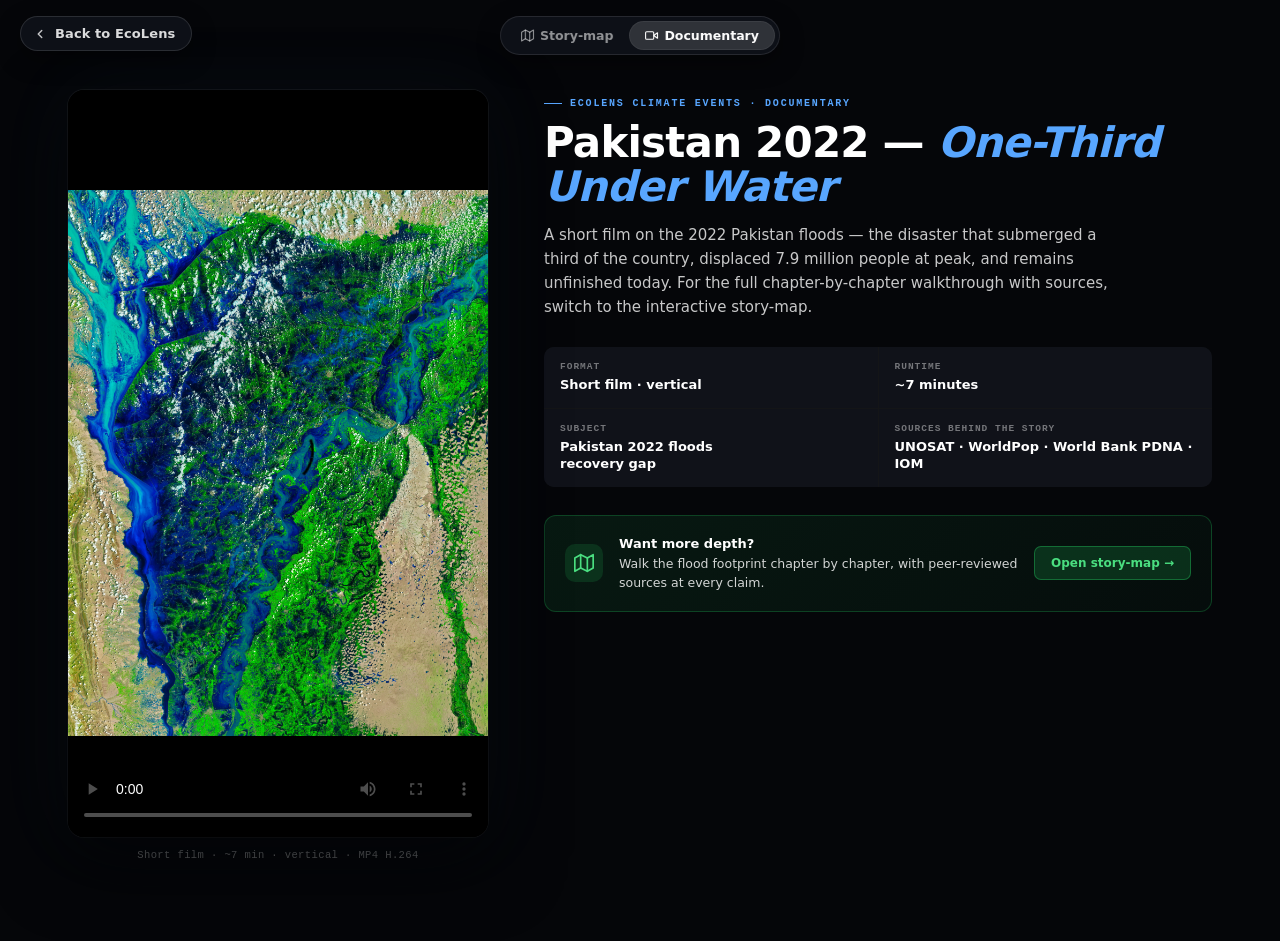
<file: ecolens/web/stories/pakistan-2022/documentary/index.html>
<!doctype html>
<html lang="en">
<head>
  <meta charset="utf-8" />
  <meta name="viewport" content="width=device-width, initial-scale=1" />
  <link rel="icon" href="data:," />
  <title>Pakistan 2022 Floods — Documentary · EcoLens</title>
  <meta name="description" content="A short documentary on the 2022 Pakistan floods. One-third under water · 33 million affected · recovery unfinished." />

  <style>
    * { box-sizing: border-box; margin: 0; padding: 0; }
    html, body {
      font-family: Inter, system-ui, -apple-system, sans-serif;
      background: #050609;
      color: #e6edf3;
      min-height: 100vh;
    }

    /* Soft atmospheric backdrop so vertical video doesn't sit on a flat
       black void on wide displays. Layers a blurred satellite-tone wash
       under everything. */
    body {
      position: relative;
      padding: 90px 0 80px;
      overflow-x: hidden;
    }
    body::before {
      content: "";
      position: fixed;
      inset: 0;
      background:
        radial-gradient(ellipse 60% 80% at 25% 30%, rgba(59, 130, 246, 0.12), transparent 60%),
        radial-gradient(ellipse 50% 70% at 75% 75%, rgba(180, 80, 60, 0.10), transparent 60%),
        radial-gradient(ellipse 80% 100% at 50% 50%, rgba(8, 12, 20, 0.4), transparent 70%);
      z-index: -1;
      pointer-events: none;
    }

    /* ─── TOP CHROME ───────────────────────────────────────────── */

    /* Back button — its own floating chip, top-left, with text label
       so users can't miss it. Replaces the tiny arrow that was buried
       inside the format toggle. */
    .nav-back {
      position: fixed;
      top: 16px;
      left: 20px;
      z-index: 9999;
      display: inline-flex;
      align-items: center;
      gap: 8px;
      padding: 9px 16px 9px 12px;
      background: rgba(15, 18, 26, 0.92);
      backdrop-filter: blur(14px);
      -webkit-backdrop-filter: blur(14px);
      border: 1px solid rgba(255, 255, 255, 0.12);
      border-radius: 999px;
      color: rgba(255, 255, 255, 0.85);
      text-decoration: none;
      font-family: Inter, system-ui, sans-serif;
      font-size: 13px;
      font-weight: 600;
      letter-spacing: 0.1px;
      box-shadow: 0 8px 24px rgba(0, 0, 0, 0.4);
      transition: background 0.15s, border-color 0.15s, transform 0.15s;
    }
    .nav-back:hover {
      background: rgba(20, 24, 35, 0.96);
      border-color: rgba(255, 255, 255, 0.22);
      transform: translateX(-2px);
    }
    .nav-back svg {
      flex-shrink: 0;
      color: rgba(255, 255, 255, 0.75);
    }

    /* Format toggle — top-center, story-map ↔ documentary only. */
    .format-toggle {
      position: fixed;
      top: 16px;
      left: 50%;
      transform: translateX(-50%);
      z-index: 9999;
      display: flex;
      background: rgba(15, 18, 26, 0.92);
      backdrop-filter: blur(14px);
      -webkit-backdrop-filter: blur(14px);
      border: 1px solid rgba(255, 255, 255, 0.10);
      border-radius: 999px;
      padding: 4px;
      box-shadow: 0 8px 24px rgba(0, 0, 0, 0.4);
    }
    .format-option {
      display: inline-flex;
      align-items: center;
      gap: 6px;
      padding: 7px 16px;
      border-radius: 999px;
      font-size: 12.5px;
      font-weight: 600;
      color: rgba(255, 255, 255, 0.55);
      text-decoration: none;
      transition: color 0.15s, background 0.15s;
      white-space: nowrap;
    }
    .format-option:hover { color: #fff; }
    .format-option.active {
      background: rgba(255, 255, 255, 0.14);
      color: #fff;
      box-shadow: inset 0 0 0 1px rgba(255, 255, 255, 0.06);
    }
    .format-option svg { flex-shrink: 0; }

    /* ─── CONTENT SHELL ───────────────────────────────────────── */

    .doc-shell {
      max-width: 1200px;
      margin: 0 auto;
      padding: 0 28px;
    }

    /* Two-column layout on desktop: video left, editorial right.
       Stacks on mobile with video first. */
    .doc-grid {
      display: grid;
      grid-template-columns: minmax(320px, 420px) 1fr;
      gap: 56px;
      align-items: start;
    }

    /* ─── PLAYER COLUMN ───────────────────────────────────────── */

    .player-wrap {
      position: relative;
      width: 100%;
      background: #000;
      border-radius: 16px;
      overflow: hidden;
      box-shadow:
        0 24px 72px rgba(0, 0, 0, 0.7),
        0 0 0 1px rgba(255, 255, 255, 0.06),
        0 0 80px rgba(88, 166, 255, 0.06);
      aspect-ratio: 9 / 16;
    }
    .player-wrap video {
      width: 100%;
      height: 100%;
      display: block;
      background: #000;
      object-fit: contain;
    }

    .player-attribution {
      margin-top: 12px;
      font-size: 10.5px;
      color: rgba(255, 255, 255, 0.4);
      letter-spacing: 0.4px;
      text-align: center;
      font-family: ui-monospace, SFMono-Regular, monospace;
    }

    /* ─── EDITORIAL COLUMN ─────────────────────────────────────── */

    .doc-editorial {
      padding-top: 8px;
    }

    .doc-eyebrow {
      font-size: 10px;
      font-weight: 700;
      letter-spacing: 1.8px;
      text-transform: uppercase;
      color: #58a6ff;
      margin-bottom: 12px;
      font-family: ui-monospace, SFMono-Regular, monospace;
      display: flex;
      align-items: center;
      gap: 8px;
    }
    .doc-eyebrow::before {
      content: "";
      width: 18px;
      height: 1px;
      background: #58a6ff;
    }

    .doc-title {
      font-size: clamp(28px, 3.6vw, 42px);
      font-weight: 800;
      letter-spacing: -0.8px;
      line-height: 1.05;
      margin-bottom: 14px;
      color: #fff;
    }
    .doc-title em {
      font-style: italic;
      color: #58a6ff;
      font-weight: 700;
    }

    .doc-dek {
      font-size: 15px;
      color: rgba(255, 255, 255, 0.78);
      line-height: 1.6;
      margin-bottom: 28px;
      max-width: 580px;
    }

    /* Meta cells — clean grid of key facts */
    .doc-meta {
      display: grid;
      grid-template-columns: repeat(2, 1fr);
      gap: 1px;
      background: rgba(255, 255, 255, 0.06);
      border-radius: 10px;
      overflow: hidden;
      margin-bottom: 28px;
    }
    .doc-meta-cell {
      padding: 14px 16px;
      background: rgba(15, 18, 26, 0.75);
      display: flex;
      flex-direction: column;
      gap: 5px;
    }
    .doc-meta-label {
      font-size: 9.5px;
      font-weight: 700;
      letter-spacing: 1px;
      text-transform: uppercase;
      color: rgba(255, 255, 255, 0.42);
      font-family: ui-monospace, SFMono-Regular, monospace;
    }
    .doc-meta-value {
      font-size: 13px;
      color: #fff;
      font-weight: 600;
      line-height: 1.3;
    }

    /* Companion-storymap CTA — green accent, prominent button */
    .doc-storymap-cta {
      display: flex;
      align-items: center;
      gap: 16px;
      padding: 18px 20px;
      background: linear-gradient(135deg,
        rgba(34, 197, 94, 0.10),
        rgba(34, 197, 94, 0.04));
      border: 1px solid rgba(34, 197, 94, 0.25);
      border-radius: 12px;
    }
    .doc-storymap-cta-icon {
      flex-shrink: 0;
      width: 38px;
      height: 38px;
      border-radius: 10px;
      background: rgba(34, 197, 94, 0.15);
      display: flex;
      align-items: center;
      justify-content: center;
      color: #4ade80;
    }
    .doc-storymap-cta-text {
      flex: 1;
      font-size: 12.5px;
      line-height: 1.5;
      color: rgba(255, 255, 255, 0.82);
    }
    .doc-storymap-cta-text b {
      color: #fff;
      font-weight: 700;
      display: block;
      margin-bottom: 2px;
      font-size: 13px;
    }
    .doc-storymap-cta-button {
      flex-shrink: 0;
      padding: 9px 16px;
      background: rgba(34, 197, 94, 0.18);
      color: #4ade80;
      text-decoration: none;
      font-weight: 700;
      font-size: 12px;
      border-radius: 7px;
      border: 1px solid rgba(34, 197, 94, 0.4);
      white-space: nowrap;
      transition: background 0.15s;
    }
    .doc-storymap-cta-button:hover {
      background: rgba(34, 197, 94, 0.3);
      color: #fff;
    }

    /* ─── RESPONSIVE ────────────────────────────────────────── */

    @media (max-width: 880px) {
      body { padding-top: 80px; }
      .doc-shell { padding: 0 18px; }
      .doc-grid {
        grid-template-columns: 1fr;
        gap: 32px;
      }
      .player-wrap {
        max-width: 420px;
        margin: 0 auto;
      }
      .doc-title { text-align: center; }
      .doc-eyebrow { justify-content: center; }
      .doc-eyebrow::before { display: none; }
      .doc-dek {
        text-align: center;
        margin-left: auto;
        margin-right: auto;
      }
      .doc-meta {
        grid-template-columns: 1fr;
      }
      .doc-storymap-cta {
        flex-direction: column;
        text-align: center;
      }
    }

    @media (max-width: 480px) {
      .nav-back {
        top: 12px;
        left: 12px;
        padding: 8px 13px 8px 10px;
        font-size: 12px;
      }
      .nav-back span:not(.nav-back-short) {
        display: none;
      }
      .nav-back-short { display: inline; }
      .format-toggle { top: 12px; }
      .format-option {
        padding: 6px 12px;
        font-size: 11.5px;
      }
    }
    .nav-back-short { display: none; }
  </style>
</head>
<body>

  <!-- Visible back button as its own floating chip -->
  <a class="nav-back" href="/community">
    <svg width="14" height="14" viewBox="0 0 24 24" fill="none" stroke="currentColor" stroke-width="2.5" stroke-linecap="round" stroke-linejoin="round"><polyline points="15 18 9 12 15 6"/></svg>
    <span>Back to EcoLens</span>
    <span class="nav-back-short">Back</span>
  </a>

  <!-- Story-map ↔ Documentary toggle -->
  <div class="format-toggle">
    <a class="format-option" href="../" data-format="storymap">
      <svg width="13" height="13" viewBox="0 0 24 24" fill="none" stroke="currentColor" stroke-width="2" stroke-linecap="round" stroke-linejoin="round"><polygon points="1 6 1 22 8 18 16 22 23 18 23 2 16 6 8 2 1 6"/><line x1="8" y1="2" x2="8" y2="18"/><line x1="16" y1="6" x2="16" y2="22"/></svg>
      <span>Story-map</span>
    </a>
    <a class="format-option active" href="./" data-format="documentary">
      <svg width="13" height="13" viewBox="0 0 24 24" fill="none" stroke="currentColor" stroke-width="2" stroke-linecap="round" stroke-linejoin="round"><polygon points="23 7 16 12 23 17 23 7"/><rect x="1" y="5" width="15" height="14" rx="2"/></svg>
      <span>Documentary</span>
    </a>
  </div>

  <div class="doc-shell">
    <div class="doc-grid">

      <!-- Video column -->
      <div>
        <div class="player-wrap">
          <video
            controls
            playsinline
            preload="metadata"
            poster="../assets/hero_during.jpg"
            crossorigin="anonymous">
            <source src="Pakistan-1.mp4" type="video/mp4" />
            Your browser does not support HTML5 video. <a href="Pakistan-1.mp4">Download the documentary directly</a>.
          </video>
        </div>
        <div class="player-attribution">
          Short film · ~7 min · vertical · MP4 H.264
        </div>
      </div>

      <!-- Editorial column -->
      <div class="doc-editorial">
        <div class="doc-eyebrow">EcoLens Climate Events · Documentary</div>
        <h1 class="doc-title">Pakistan 2022 — <em>One-Third Under Water</em></h1>
        <p class="doc-dek">
          A short film on the 2022 Pakistan floods — the disaster that submerged a third of the country, displaced 7.9 million people at peak, and remains unfinished today. For the full chapter-by-chapter walkthrough with sources, switch to the interactive story-map.
        </p>

        <div class="doc-meta">
          <div class="doc-meta-cell">
            <span class="doc-meta-label">Format</span>
            <span class="doc-meta-value">Short film · vertical</span>
          </div>
          <div class="doc-meta-cell">
            <span class="doc-meta-label">Runtime</span>
            <span class="doc-meta-value">~7 minutes</span>
          </div>
          <div class="doc-meta-cell">
            <span class="doc-meta-label">Subject</span>
            <span class="doc-meta-value">Pakistan 2022 floods<br>recovery gap</span>
          </div>
          <div class="doc-meta-cell">
            <span class="doc-meta-label">Sources behind the story</span>
            <span class="doc-meta-value">UNOSAT · WorldPop · World Bank PDNA · IOM</span>
          </div>
        </div>

        <div class="doc-storymap-cta">
          <div class="doc-storymap-cta-icon">
            <svg width="20" height="20" viewBox="0 0 24 24" fill="none" stroke="currentColor" stroke-width="2" stroke-linecap="round" stroke-linejoin="round"><polygon points="1 6 1 22 8 18 16 22 23 18 23 2 16 6 8 2 1 6"/><line x1="8" y1="2" x2="8" y2="18"/><line x1="16" y1="6" x2="16" y2="22"/></svg>
          </div>
          <div class="doc-storymap-cta-text">
            <b>Want more depth?</b>
            Walk the flood footprint chapter by chapter, with peer-reviewed sources at every claim.
          </div>
          <a href="../" class="doc-storymap-cta-button">Open story-map →</a>
        </div>
      </div>

    </div>
  </div>

</body>
</html>
</file>
